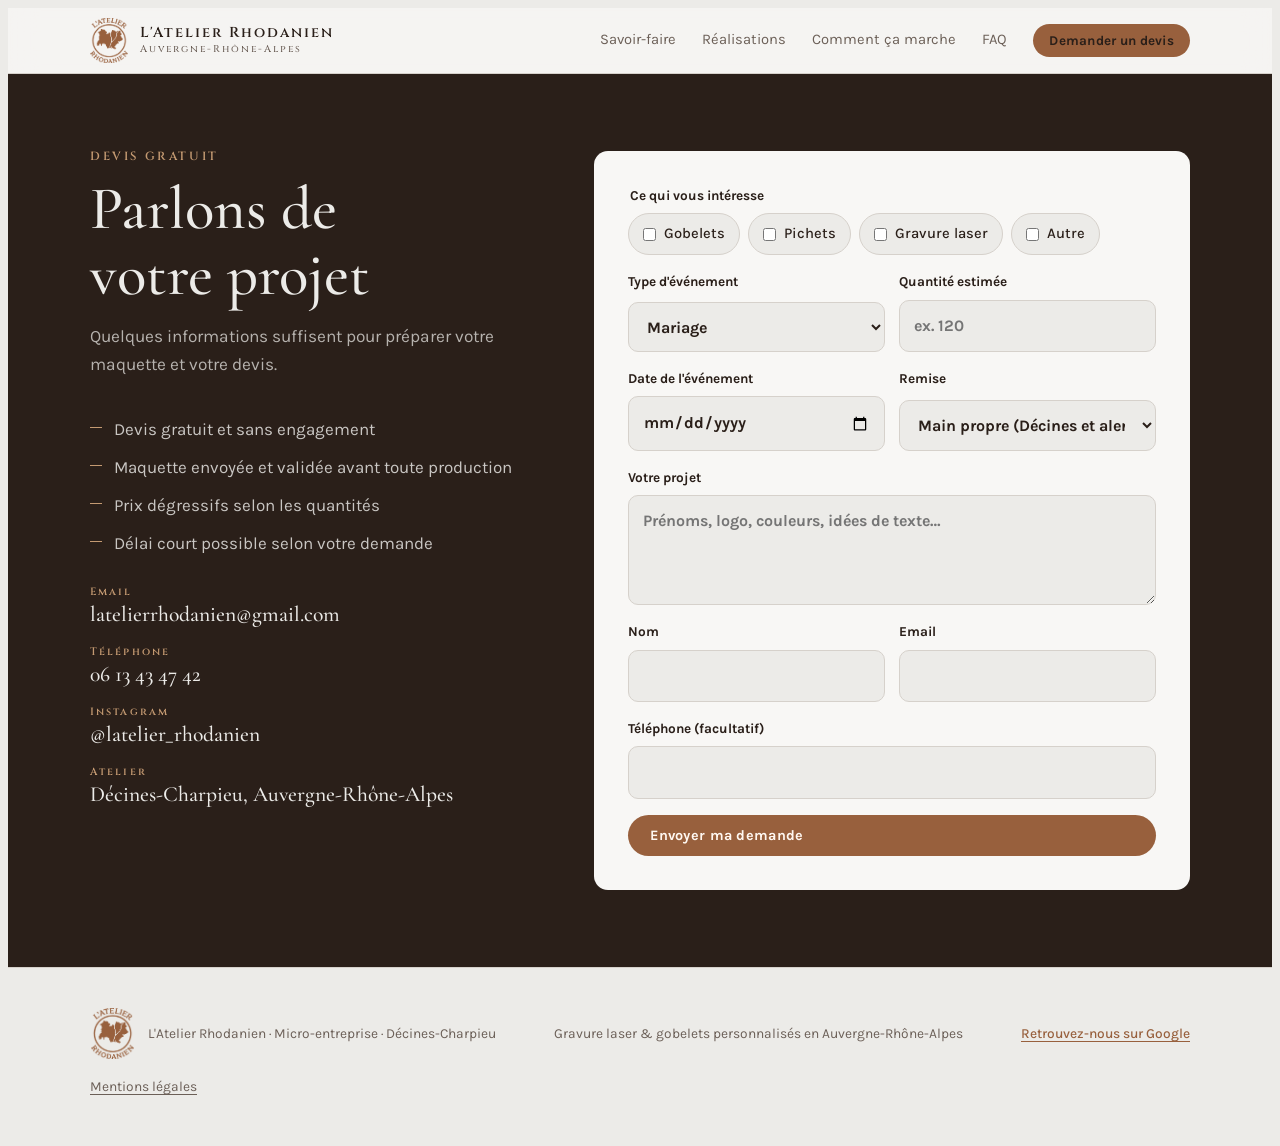
<file: devis.html>
<!doctype html>
<html lang="fr">
<head>
<meta charset="utf-8">
<meta name="viewport" content="width=device-width, initial-scale=1, viewport-fit=cover">
<title>Demander un devis · L'Atelier Rhodanien</title>
<meta name="description" content="Demandez un devis gratuit pour vos gobelets, pichets et créations gravées au laser personnalisés. Maquette validée avant production.">
<link rel="preconnect" href="https://fonts.googleapis.com">
<link rel="preconnect" href="https://fonts.gstatic.com" crossorigin>
<link rel="stylesheet" href="https://fonts.googleapis.com/css2?family=Cinzel:wght@500;600&family=Cormorant+Garamond:ital,wght@0,500;0,600;1,500&family=Karla:wght@400;500;700&display=swap">
<link rel="stylesheet" href="style.css">
<link rel="icon" href="img/logo.png">
</head>
<body>
<header class="top">
  <div class="wrap">
    <a class="brand" href="./" aria-label="L'Atelier Rhodanien, accueil">
      <i class="logo-mark" aria-hidden="true"></i>
      <span>L'Atelier Rhodanien<small>Auvergne-Rhône-Alpes</small></span>
    </a>
    <nav class="links" aria-label="Navigation principale">
      <a href="./#savoir-faire">Savoir-faire</a>
      <a href="realisations.html">Réalisations</a>
      <a href="./#etapes">Comment ça marche</a>
      <a href="./#faq">FAQ</a>
      <a class="btn sm" href="devis.html" aria-current="page">Demander un devis</a>
    </nav>
  </div>
</header>

<main>
  <section id="devis" class="devis page-devis">
    <div class="wrap devis-grid">
      <div>
        <div class="sec-head" style="margin-bottom:0">
          <p class="eyebrow">Devis gratuit</p>
          <h1 style="font-size:clamp(2.4rem,5.4vw,3.8rem)">Parlons de votre projet</h1>
          <p class="lead">Quelques informations suffisent pour préparer votre maquette et votre devis.</p>
          <ul class="reassure">
            <li>Devis gratuit et sans engagement</li>
            <li>Maquette envoyée et validée avant toute production</li>
            <li>Prix dégressifs selon les quantités</li>
            <li>Délai court possible selon votre demande</li>
          </ul>
        </div>
        <dl class="contact">
          <div><dt>Email</dt><dd><a href="mailto:latelierrhodanien@gmail.com">latelierrhodanien@gmail.com</a></dd></div>
          <div><dt>Téléphone</dt><dd><a href="tel:+33613434742">06 13 43 47 42</a></dd></div>
          <div><dt>Instagram</dt><dd><a href="https://www.instagram.com/latelier_rhodanien/" target="_blank" rel="noopener">@latelier_rhodanien</a></dd></div>
          <div><dt>Atelier</dt><dd>Décines-Charpieu, Auvergne-Rhône-Alpes</dd></div>
        </dl>
      </div>

      <form class="card" id="quote" novalidate>
        <fieldset>
          <legend>Ce qui vous intéresse</legend>
          <div class="opts">
            <label><input type="checkbox" id="p-gob" name="produit" value="Gobelets"> Gobelets</label>
            <label><input type="checkbox" id="p-pic" name="produit" value="Pichets"> Pichets</label>
            <label><input type="checkbox" id="p-grav" name="produit" value="Gravure laser"> Gravure laser</label>
            <label><input type="checkbox" id="p-aut" name="produit" value="Autre"> Autre</label>
          </div>
        </fieldset>
        <div class="row">
          <label for="f-event">Type d'événement
            <select id="f-event" name="event">
              <option>Mariage</option><option>Anniversaire</option><option>Entreprise / CE</option><option>Bar / restaurant</option><option>Association</option><option>Autre</option>
            </select></label>
          <label for="f-qty">Quantité estimée<input id="f-qty" name="qty" type="text" inputmode="numeric" placeholder="ex. 120"></label>
        </div>
        <div class="row">
          <label for="f-date">Date de l'événement<input id="f-date" name="date" type="date"></label>
          <label for="f-remise">Remise
            <select id="f-remise" name="remise"><option>Main propre (Décines et alentours)</option><option>Livraison en France</option><option>Je ne sais pas encore</option></select></label>
        </div>
        <label for="f-msg">Votre projet<textarea id="f-msg" name="msg" placeholder="Prénoms, logo, couleurs, idées de texte…"></textarea></label>
        <div class="row">
          <label for="f-name">Nom<input id="f-name" name="name" type="text" autocomplete="name" required></label>
          <label for="f-email">Email<input id="f-email" name="email" type="email" autocomplete="email" required></label>
        </div>
        <label for="f-tel">Téléphone (facultatif)<input id="f-tel" name="tel" type="tel" autocomplete="tel"></label>
        <input type="text" name="_honey" id="f-honey" tabindex="-1" autocomplete="off" aria-hidden="true" style="position:absolute;left:-9999px">
        <p class="note" id="f-err" role="alert" hidden></p>
        <button class="btn" type="submit" id="f-send">Envoyer ma demande</button>
        <div class="result" id="result" hidden>
          <p><strong>Merci, votre demande est bien envoyée.</strong> Je vous réponds rapidement avec une maquette et un devis.</p>
        </div>
      </form>
    </div>
  </section>
</main>

<footer>
  <div class="wrap">
    <div style="display:flex;align-items:center;gap:14px"><i class="logo-mark" aria-hidden="true"></i><span>L'Atelier Rhodanien · Micro-entreprise · Décines-Charpieu</span></div>
    <span>Gravure laser & gobelets personnalisés en Auvergne-Rhône-Alpes</span>
    <a class="gmb" href="https://www.google.com/search?q=L%27Atelier+Rhodanien&amp;stick=H4sIAAAAAAAA_-NgU1I1qDAxTzNJNjQ1SkpJNU4xM0uxMqhINkhNNTA2sbA0NTGwNEq2WMQq7KPuWJKak5lapBCUkZ-SmJeZmgcAHxUd8T8AAAA&amp;hl=fr" target="_blank" rel="noopener">Retrouvez-nous sur Google</a>
    <a class="legal-link" href="mentions-legales.html">Mentions légales</a>
  </div>
</footer>

<script>
(function(){
  var f=document.getElementById('quote'),res=document.getElementById('result'),err=document.getElementById('f-err'),btn=document.getElementById('f-send');
  var v=function(id){return document.getElementById(id).value.trim()};
  var fail=function(m){err.textContent=m;err.hidden=false};
  f.addEventListener('submit',function(e){
    e.preventDefault();
    if(v('f-honey'))return;
    if(!v('f-name')||!v('f-email')){fail('Indiquez votre nom et votre email pour que je puisse vous répondre.');return}
    if(!/^[^@\s]+@[^@\s]+\.[^@\s]+$/.test(v('f-email'))){fail('Cette adresse email semble incomplète. Vérifiez-la.');return}
    err.hidden=true;
    var prods=[].slice.call(f.querySelectorAll('input[name=produit]:checked')).map(function(i){return i.value}).join(', ')||'À préciser';
    var d=v('f-date');if(d){var p=d.split('-');d=p[2]+'/'+p[1]+'/'+p[0]}
    var data={
      'Nom':v('f-name'),
      'Email':v('f-email'),
      'Téléphone':v('f-tel')||'Non renseigné',
      'Produits':prods,
      'Événement':v('f-event'),
      'Quantité':v('f-qty')||'À préciser',
      "Date de l'événement":d||'À préciser',
      'Remise':v('f-remise'),
      'Projet':v('f-msg')||'—',
      '_subject':'Nouvelle demande de devis · '+v('f-event')+' · '+v('f-name'),
      '_replyto':v('f-email'),
      '_template':'table',
      '_captcha':'false'
    };
    btn.disabled=true;btn.textContent='Envoi en cours…';
    fetch('https://formsubmit.co/ajax/latelierrhodanien@gmail.com',{
      method:'POST',
      headers:{'Content-Type':'application/json','Accept':'application/json'},
      body:JSON.stringify(data)
    }).then(function(r){return r.json().then(function(j){return {ok:r.ok,j:j}})})
    .then(function(x){
      if(x.ok&&String(x.j.success)==='true'){
        [].slice.call(f.children).forEach(function(c){if(c!==res)c.hidden=true});
        res.hidden=false;res.scrollIntoView({behavior:'smooth',block:'nearest'});
      }else if(/activat/i.test(String(x.j.message||''))){
        btn.disabled=false;btn.textContent='Envoyer ma demande';
        fail("Le formulaire n'est pas encore activé : un email d'activation de FormSubmit vient d'être envoyé à latelierrhodanien@gmail.com. Cliquez sur « Activate Form », puis renvoyez la demande.");
      }else{throw new Error()}
    }).catch(function(){
      btn.disabled=false;btn.textContent='Envoyer ma demande';
      fail("L'envoi n'a pas abouti. Réessayez dans un instant, ou écrivez-moi directement à latelierrhodanien@gmail.com.");
    });
  });
})();
</script>
<script src="effects.js" defer></script>
</body>
</html>
</file>
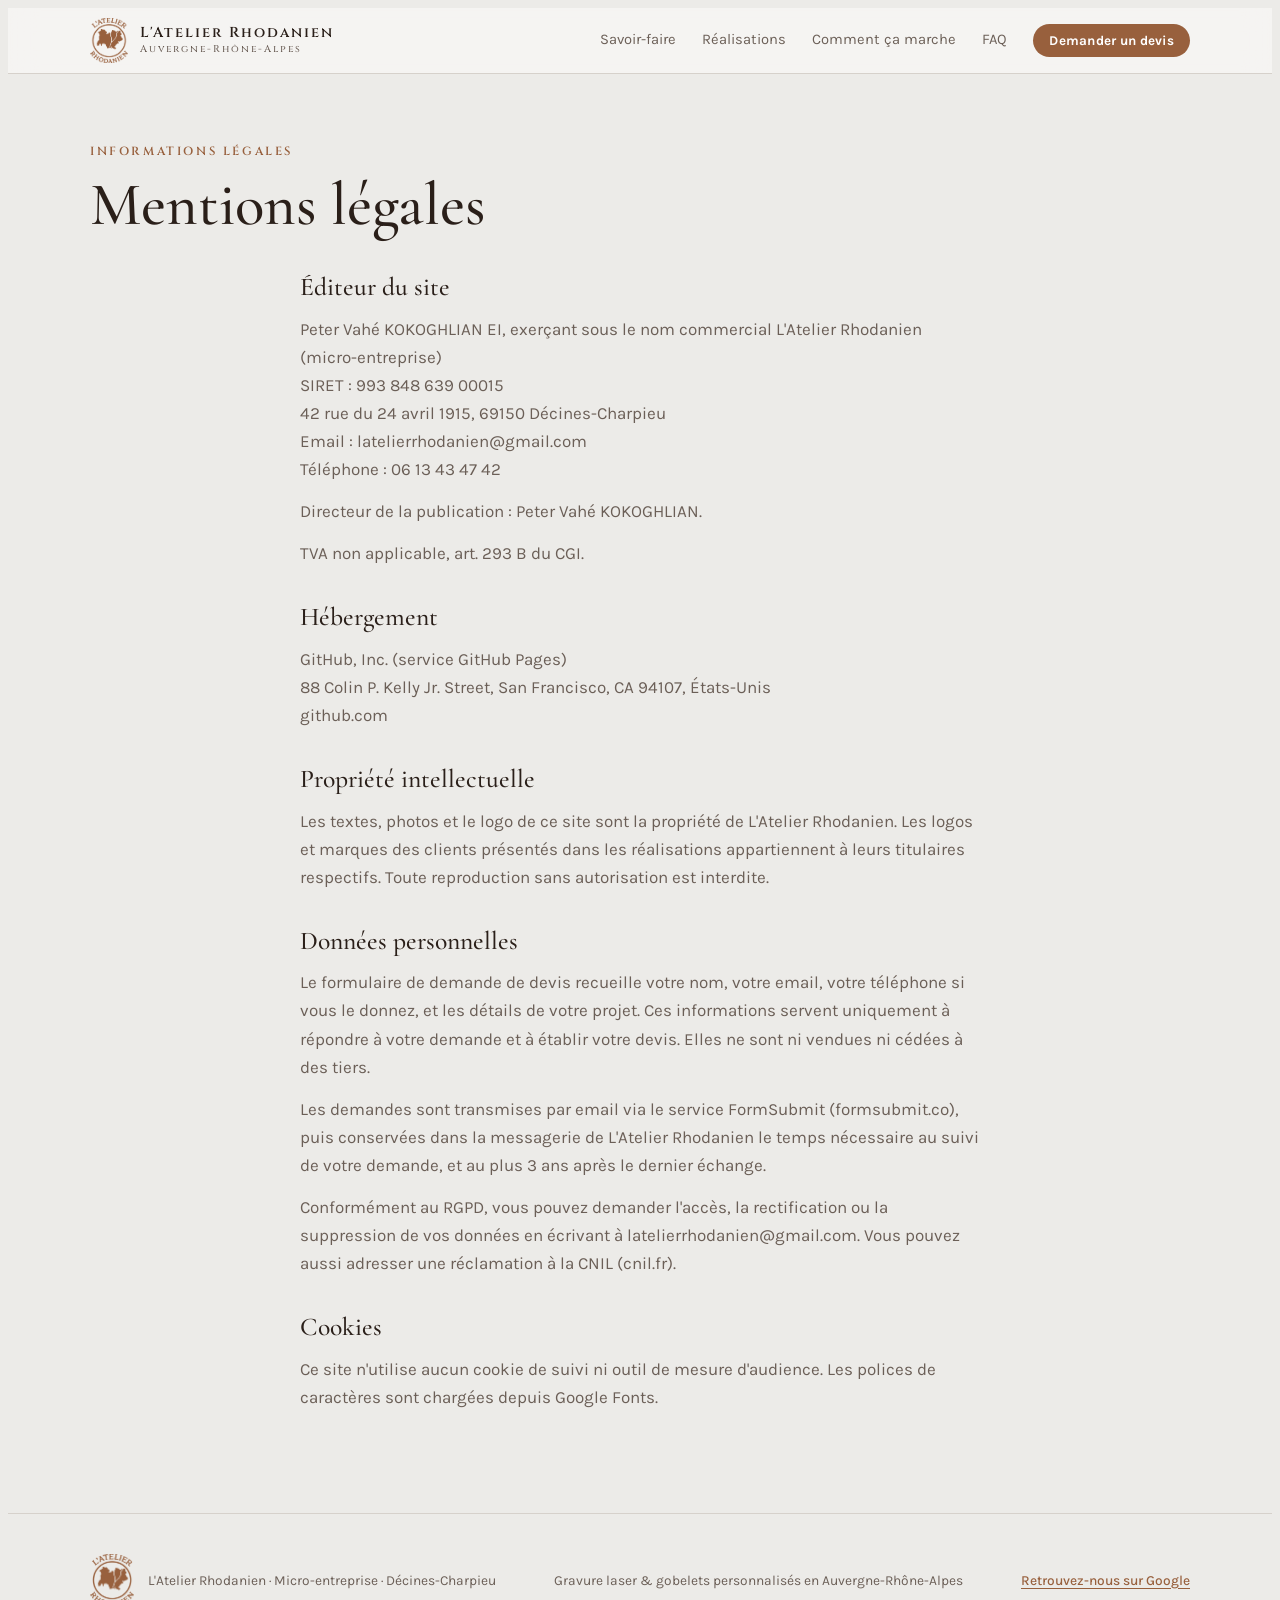
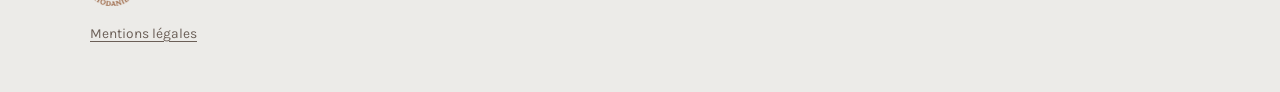
<file: mentions-legales.html>
<!doctype html>
<html lang="fr">
<head>
<meta charset="utf-8">
<meta name="viewport" content="width=device-width, initial-scale=1, viewport-fit=cover">
<title>Mentions légales · L'Atelier Rhodanien</title>
<meta name="description" content="Mentions légales et politique de données personnelles du site de L'Atelier Rhodanien.">
<meta name="robots" content="noindex">
<link rel="preconnect" href="https://fonts.googleapis.com">
<link rel="preconnect" href="https://fonts.gstatic.com" crossorigin>
<link rel="stylesheet" href="https://fonts.googleapis.com/css2?family=Cinzel:wght@500;600&family=Cormorant+Garamond:ital,wght@0,500;0,600;1,500&family=Karla:wght@400;500;700&display=swap">
<link rel="stylesheet" href="style.css">
<link rel="icon" href="img/logo.png">
</head>
<body>
<header class="top">
  <div class="wrap">
    <a class="brand" href="./" aria-label="L'Atelier Rhodanien, accueil">
      <i class="logo-mark" aria-hidden="true"></i>
      <span>L'Atelier Rhodanien<small>Auvergne-Rhône-Alpes</small></span>
    </a>
    <nav class="links" aria-label="Navigation principale">
      <a href="./#savoir-faire">Savoir-faire</a>
      <a href="realisations.html">Réalisations</a>
      <a href="./#etapes">Comment ça marche</a>
      <a href="./#faq">FAQ</a>
      <a class="btn sm" href="devis.html">Demander un devis</a>
    </nav>
  </div>
</header>
<main>
  <section class="page-intro">
    <div class="wrap sec-head" style="margin-bottom:0">
      <p class="eyebrow">Informations légales</p>
      <h1>Mentions légales</h1>
    </div>
  </section>
  <section style="padding-top:0">
    <div class="wrap legal">
      <h2>Éditeur du site</h2>
      <p>Peter Vahé KOKOGHLIAN EI, exerçant sous le nom commercial L'Atelier Rhodanien (micro-entreprise)<br>
      SIRET : 993 848 639 00015<br>
      42 rue du 24 avril 1915, 69150 Décines-Charpieu<br>
      Email : latelierrhodanien@gmail.com<br>
      Téléphone : 06 13 43 47 42</p>
      <p>Directeur de la publication : Peter Vahé KOKOGHLIAN.</p>
      <p>TVA non applicable, art. 293 B du CGI.</p>

      <h2>Hébergement</h2>
      <p>GitHub, Inc. (service GitHub Pages)<br>
      88 Colin P. Kelly Jr. Street, San Francisco, CA 94107, États-Unis<br>
      github.com</p>

      <h2>Propriété intellectuelle</h2>
      <p>Les textes, photos et le logo de ce site sont la propriété de L'Atelier Rhodanien. Les logos et marques des clients présentés dans les réalisations appartiennent à leurs titulaires respectifs. Toute reproduction sans autorisation est interdite.</p>

      <h2>Données personnelles</h2>
      <p>Le formulaire de demande de devis recueille votre nom, votre email, votre téléphone si vous le donnez, et les détails de votre projet. Ces informations servent uniquement à répondre à votre demande et à établir votre devis. Elles ne sont ni vendues ni cédées à des tiers.</p>
      <p>Les demandes sont transmises par email via le service FormSubmit (formsubmit.co), puis conservées dans la messagerie de L'Atelier Rhodanien le temps nécessaire au suivi de votre demande, et au plus 3 ans après le dernier échange.</p>
      <p>Conformément au RGPD, vous pouvez demander l'accès, la rectification ou la suppression de vos données en écrivant à latelierrhodanien@gmail.com. Vous pouvez aussi adresser une réclamation à la CNIL (cnil.fr).</p>

      <h2>Cookies</h2>
      <p>Ce site n'utilise aucun cookie de suivi ni outil de mesure d'audience. Les polices de caractères sont chargées depuis Google Fonts.</p>
    </div>
  </section>
</main>

<footer>
  <div class="wrap">
    <div style="display:flex;align-items:center;gap:14px"><i class="logo-mark" aria-hidden="true"></i><span>L'Atelier Rhodanien · Micro-entreprise · Décines-Charpieu</span></div>
    <span>Gravure laser & gobelets personnalisés en Auvergne-Rhône-Alpes</span>
    <a class="gmb" href="https://www.google.com/search?q=L%27Atelier+Rhodanien&amp;stick=H4sIAAAAAAAA_-NgU1I1qDAxTzNJNjQ1SkpJNU4xM0uxMqhINkhNNTA2sbA0NTGwNEq2WMQq7KPuWJKak5lapBCUkZ-SmJeZmgcAHxUd8T8AAAA&amp;hl=fr" target="_blank" rel="noopener">Retrouvez-nous sur Google</a>
    <a class="legal-link" href="mentions-legales.html">Mentions légales</a>
  </div>
</footer>
<script src="effects.js" defer></script>
</body>
</html>
</file>
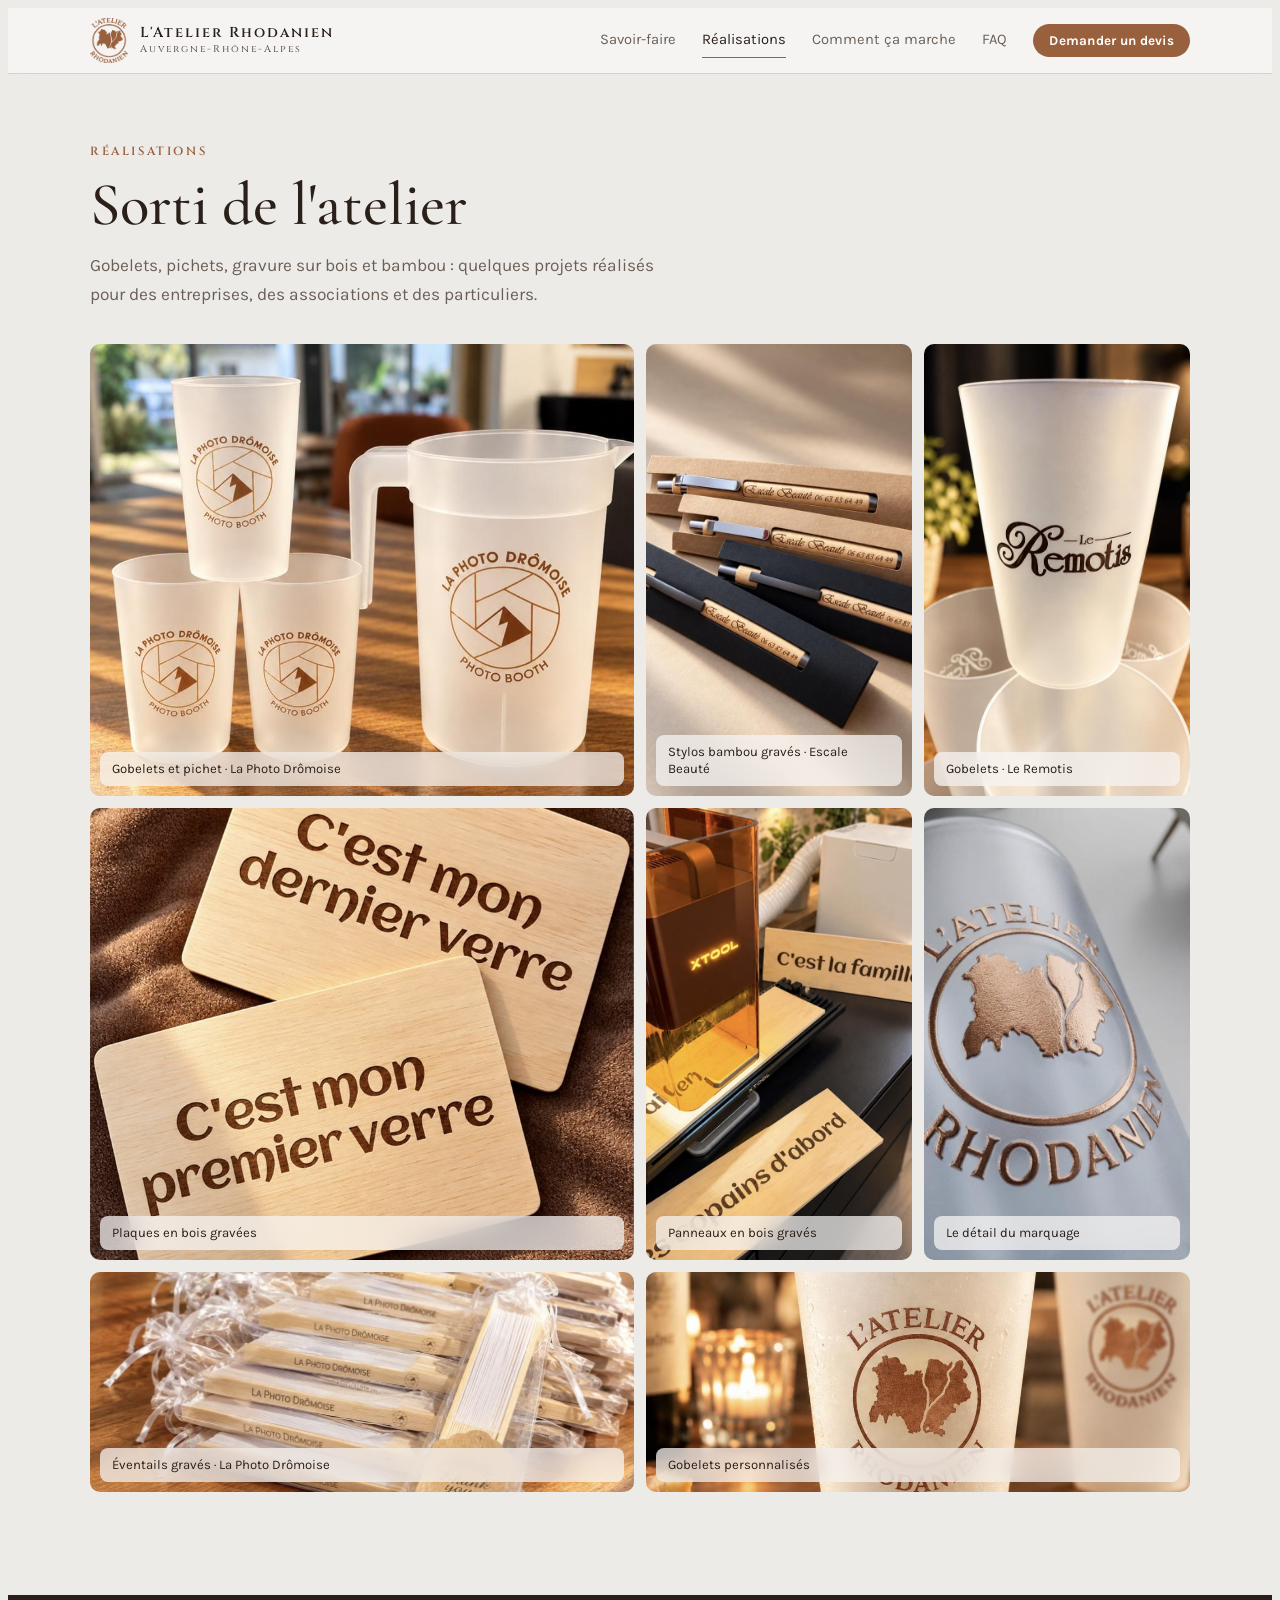
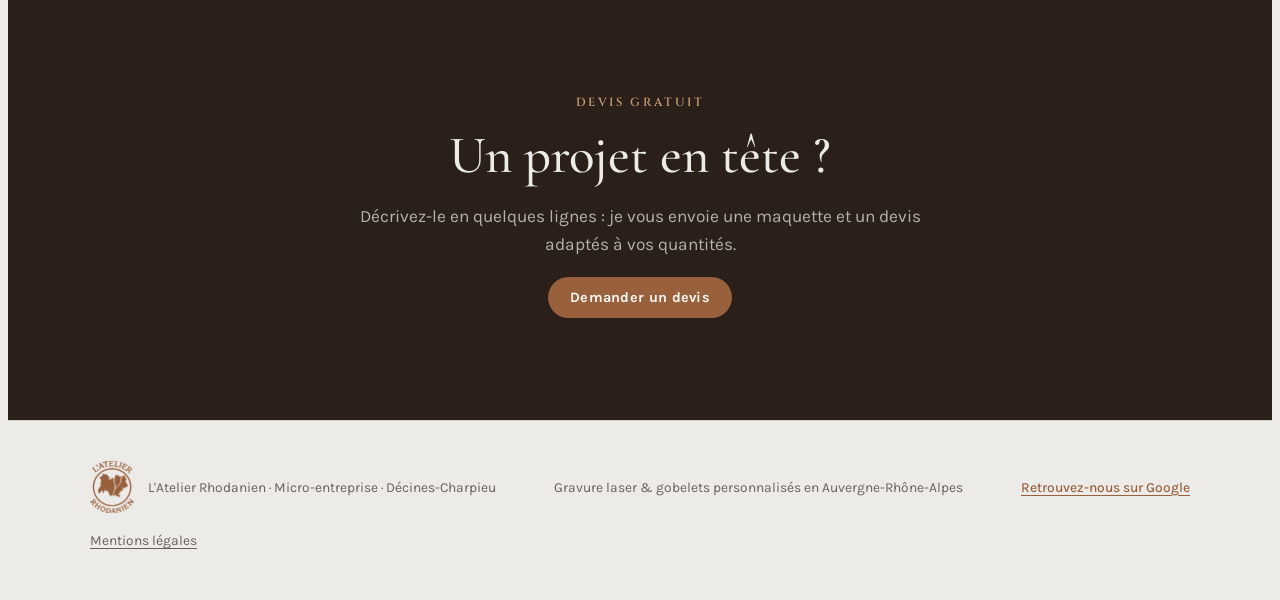
<file: realisations.html>
<!doctype html>
<html lang="fr">
<head>
<meta charset="utf-8">
<meta name="viewport" content="width=device-width, initial-scale=1, viewport-fit=cover">
<title>Réalisations · L'Atelier Rhodanien</title>
<meta name="description" content="Gobelets, pichets et créations gravées au laser réalisés par L'Atelier Rhodanien en Auvergne-Rhône-Alpes.">
<link rel="preconnect" href="https://fonts.googleapis.com">
<link rel="preconnect" href="https://fonts.gstatic.com" crossorigin>
<link rel="stylesheet" href="https://fonts.googleapis.com/css2?family=Cinzel:wght@500;600&family=Cormorant+Garamond:ital,wght@0,500;0,600;1,500&family=Karla:wght@400;500;700&display=swap">
<link rel="stylesheet" href="style.css">
<link rel="icon" href="img/logo.png">
</head>
<body>
<header class="top">
  <div class="wrap">
    <a class="brand" href="./" aria-label="L'Atelier Rhodanien, accueil">
      <i class="logo-mark" aria-hidden="true"></i>
      <span>L'Atelier Rhodanien<small>Auvergne-Rhône-Alpes</small></span>
    </a>
    <nav class="links" aria-label="Navigation principale">
      <a href="./#savoir-faire">Savoir-faire</a>
      <a href="realisations.html" aria-current="page">Réalisations</a>
      <a href="./#etapes">Comment ça marche</a>
      <a href="./#faq">FAQ</a>
      <a class="btn sm" href="devis.html">Demander un devis</a>
    </nav>
  </div>
</header>

<main>
  <section class="page-intro">
    <div class="wrap sec-head" style="margin-bottom:0">
      <p class="eyebrow">Réalisations</p>
      <h1>Sorti de l'atelier</h1>
      <p class="lead">Gobelets, pichets, gravure sur bois et bambou : quelques projets réalisés pour des entreprises, des associations et des particuliers.</p>
    </div>
  </section>
  <section style="padding-top:0">
    <div class="wrap">
      <div class="gallery">
        <figure class="g1"><img src="img/pdset.jpg" alt="Trois gobelets et un pichet marqués au logo de La Photo Drômoise sur une table en bois"><figcaption>Gobelets et pichet · La Photo Drômoise</figcaption></figure>
        <figure class="g2"><img src="img/escale.jpg" alt="Stylos en bambou gravés Escale Beauté dans leurs étuis kraft et noirs"><figcaption>Stylos bambou gravés · Escale Beauté</figcaption></figure>
        <figure class="g2"><img src="img/remclose.jpg" alt="Gros plan d'un gobelet marqué Le Remotis"><figcaption>Gobelets · Le Remotis</figcaption></figure>
        <figure class="g1"><img src="img/plaques.jpg" alt="Deux plaques en bois gravées « C'est mon premier verre » et « C'est mon dernier verre »"><figcaption>Plaques en bois gravées</figcaption></figure>
        <figure class="g2"><img src="img/laser.jpg" alt="Panneaux en bois gravés de messages" style="object-position:70% 40%"><figcaption>Panneaux en bois gravés</figcaption></figure>
        <figure class="g2"><img src="img/closeup.jpg" alt="Détail du marquage cuivré sur un gobelet"><figcaption>Le détail du marquage</figcaption></figure>
        <figure class="g5"><img src="img/pdfans.jpg" alt="Éventails en bambou gravés La Photo Drômoise, emballés en organza"><figcaption>Éventails gravés · La Photo Drômoise</figcaption></figure>
        <figure class="g5"><img src="img/cup.jpg" alt="Gobelet au logo de l'atelier sur une table en bois" style="object-position:50% 40%"><figcaption>Gobelets personnalisés</figcaption></figure>
      </div>
    </div>
  </section>
  <section class="devis cta-band">
    <div class="wrap">
      <p class="eyebrow">Devis gratuit</p>
      <h2>Un projet en tête ?</h2>
      <p class="lead">Décrivez-le en quelques lignes : je vous envoie une maquette et un devis adaptés à vos quantités.</p>
      <a class="btn" href="devis.html">Demander un devis</a>
    </div>
  </section>
</main>

<footer>
  <div class="wrap">
    <div style="display:flex;align-items:center;gap:14px"><i class="logo-mark" aria-hidden="true"></i><span>L'Atelier Rhodanien · Micro-entreprise · Décines-Charpieu</span></div>
    <span>Gravure laser & gobelets personnalisés en Auvergne-Rhône-Alpes</span>
    <a class="gmb" href="https://www.google.com/search?q=L%27Atelier+Rhodanien&amp;stick=H4sIAAAAAAAA_-NgU1I1qDAxTzNJNjQ1SkpJNU4xM0uxMqhINkhNNTA2sbA0NTGwNEq2WMQq7KPuWJKak5lapBCUkZ-SmJeZmgcAHxUd8T8AAAA&amp;hl=fr" target="_blank" rel="noopener">Retrouvez-nous sur Google</a>
    <a class="legal-link" href="mentions-legales.html">Mentions légales</a>
  </div>
</footer>
<script src="effects.js" defer></script>
</body>
</html>
</file>
<file: style.css>
[hidden]{display:none!important}
/* Layout: "givré & cuivre" — frosted-glass panels over warm workshop photos, copper as the single accent, Cinzel caps echoing the logo */
:root{
  --bg:#ECEBE8; --surface:#F8F7F5; --frost:rgba(248,247,245,.72);
  --ink:#2A1F19; --muted:#6B5F57; --line:#D6D1CB;
  --copper:#98603D; --copper-ink:#FFF8F2; --wood:#C49A72;
  --display:"Cormorant Garamond",Georgia,"Times New Roman",serif;
  --caps:"Cinzel","Trajan Pro",Georgia,serif;
  --body:"Karla",system-ui,-apple-system,"Segoe UI",sans-serif;
  --wrap:1180px; --r:14px;
}
@media (prefers-color-scheme:dark){:root:not([data-theme="light"]){
  --bg:#161210; --surface:#211A16; --frost:rgba(33,26,22,.74);
  --ink:#EFE7E0; --muted:#AA9C90; --line:#3A302A;
  --copper:#D39A6E; --copper-ink:#1B1310; --wood:#B58C66; color-scheme:dark}}
:root[data-theme="dark"]{
  --bg:#161210; --surface:#211A16; --frost:rgba(33,26,22,.74);
  --ink:#EFE7E0; --muted:#AA9C90; --line:#3A302A;
  --copper:#D39A6E; --copper-ink:#1B1310; --wood:#B58C66; color-scheme:dark}

*{box-sizing:border-box}
html{scroll-behavior:smooth}
body{background:var(--bg);color:var(--ink);font:400 17px/1.65 var(--body);-webkit-font-smoothing:antialiased}
img{display:block;max-width:100%}
a{color:inherit}
:focus-visible{outline:2px solid var(--copper);outline-offset:3px;border-radius:4px}
.wrap{max-width:var(--wrap);margin:0 auto;padding-inline:clamp(16px,4vw,40px)}
h1,h2,h3{font-family:var(--display);font-weight:500;line-height:1.08;margin:0;text-wrap:balance}
h2{font-size:clamp(2.1rem,4.6vw,3.3rem)}
h3{font-size:1.7rem}
p{margin:0}
.eyebrow{font:600 .74rem/1 var(--caps);letter-spacing:.22em;text-transform:uppercase;color:var(--copper)}
.lead{color:var(--muted);max-width:60ch;font-size:1.08rem}
.logo-mark{display:inline-block;background:var(--copper);-webkit-mask:url(img/logo.png) center/contain no-repeat;mask:url(img/logo.png) center/contain no-repeat;aspect-ratio:357/420}

/* header */
header.top{position:sticky;top:env(safe-area-inset-top,0px);z-index:20;background:var(--frost);backdrop-filter:blur(14px) saturate(1.1);-webkit-backdrop-filter:blur(14px) saturate(1.1);border-bottom:1px solid var(--line)}
.top .wrap{display:flex;align-items:center;justify-content:space-between;gap:16px;padding-block:10px}
.brand{display:flex;align-items:center;gap:12px;text-decoration:none}
.brand .logo-mark{width:38px}
.brand span{font:600 .9rem/1.15 var(--caps);letter-spacing:.14em}
.brand small{display:block;font:500 .62rem var(--caps);letter-spacing:.2em;color:var(--muted)}
nav.links{display:flex;gap:26px;align-items:center}
nav.links a{text-decoration:none;font-size:.92rem;color:var(--muted)}
nav.links a:hover{color:var(--ink)}
nav.links a.btn,nav.links a.btn:hover{color:#FFFFFF;background:#98603D}
.btn{display:inline-flex;align-items:center;gap:8px;padding:12px 22px;border-radius:999px;background:var(--copper);color:var(--copper-ink);text-decoration:none;font:700 .9rem var(--body);letter-spacing:.02em;border:0;cursor:pointer;transition:transform .2s,box-shadow .2s}
.btn:hover{transform:translateY(-1px);box-shadow:0 8px 22px -10px var(--copper)}
.btn.ghost{background:transparent;color:var(--ink);border:1px solid var(--line)}
.btn.sm{padding:9px 16px;font-size:.84rem}
@media (max-width:820px){nav.links a:not(.btn){display:none}}

/* hero */
.hero{padding-block:clamp(28px,5vw,64px) clamp(48px,7vw,96px)}
.hero-grid{display:grid;grid-template-columns:1.05fr .95fr;gap:clamp(28px,5vw,64px);align-items:center}
.hero-copy{display:grid;gap:22px;min-width:0}
.hero h1{font-size:clamp(2.7rem,6.6vw,5.2rem);letter-spacing:-.01em}
.hero h1 em{color:var(--copper);font-style:italic}
.hero .cta{display:flex;flex-wrap:wrap;gap:12px;margin-top:6px}
.facts{display:flex;flex-wrap:wrap;gap:10px 22px;padding-top:14px;border-top:1px solid var(--line);color:var(--muted);font-size:.9rem}
.facts b{color:var(--ink);font-weight:700}
.hero-visual{position:relative;min-width:0}
.hero-visual .photo{border-radius:220px 220px var(--r) var(--r);overflow:hidden;aspect-ratio:4/5;box-shadow:0 30px 60px -30px rgba(42,31,25,.45)}
.hero-visual .photo img{width:100%;height:100%;object-fit:cover}
.hero-visual .photo{width:84%}
.photo2{position:absolute;right:0;top:46%;width:42%;aspect-ratio:1;border-radius:var(--r);overflow:hidden;border:6px solid var(--bg);box-shadow:0 24px 44px -22px rgba(42,31,25,.5)}
.photo2 img{width:100%;height:100%;object-fit:cover}
.frost-tag{position:absolute;left:-28px;bottom:36px;max-width:250px;padding:16px 18px;border-radius:var(--r);background:var(--frost);backdrop-filter:blur(16px);-webkit-backdrop-filter:blur(16px);border:1px solid rgba(255,255,255,.35);font-size:.88rem;line-height:1.45}
.frost-tag strong{display:block;font:600 .7rem var(--caps);letter-spacing:.18em;color:var(--copper);margin-bottom:4px}
@media (max-width:860px){.hero-grid{grid-template-columns:1fr}.hero-visual{order:-1;max-width:460px;width:100%;margin-inline:auto}.frost-tag{left:12px;bottom:14px}}

/* savoir-faire */
section{padding-block:clamp(56px,8vw,104px)}
.sec-head{display:grid;gap:14px;margin-bottom:clamp(28px,4vw,48px)}
.lines{display:grid;grid-template-columns:1fr 1fr;gap:clamp(16px,2.5vw,28px)}
.line{background:var(--surface);border-radius:var(--r);overflow:hidden;display:grid;grid-template-rows:auto 1fr;border:1px solid var(--line)}
.line .img{aspect-ratio:16/11;overflow:hidden}
.line .img img{width:100%;height:100%;object-fit:cover;transition:transform .8s ease}
.line:hover .img img{transform:scale(1.03)}
.line .body{padding:clamp(20px,3vw,32px);display:grid;gap:14px;align-content:start}
.line ul{list-style:none;padding:0;margin:4px 0 0;display:grid;gap:8px;color:var(--muted)}
.line li{padding-left:22px;position:relative}
.line li::before{content:"";position:absolute;left:0;top:.72em;width:10px;height:1px;background:var(--copper)}
.chip{justify-self:start;font:600 .66rem var(--caps);letter-spacing:.18em;padding:6px 10px;border:1px solid var(--copper);color:var(--copper);border-radius:999px}
@media (max-width:760px){.lines{grid-template-columns:1fr}}

/* occasions band */
.band{background:var(--ink);color:var(--bg);padding-block:28px}
.band .wrap{display:flex;flex-wrap:wrap;gap:12px 36px;justify-content:center;font:500 1.35rem var(--display);font-style:italic}
.band span::after{content:"·";margin-left:36px;color:var(--wood);font-style:normal}
.band span:last-child::after{content:none}

/* gallery */
.gallery{display:grid;grid-template-columns:repeat(4,1fr);grid-auto-rows:220px;gap:12px}
.gallery figure{margin:0;position:relative;border-radius:10px;overflow:hidden;background:var(--surface)}
.gallery img{width:100%;height:100%;object-fit:cover}
.gallery figcaption{position:absolute;left:10px;right:10px;bottom:10px;padding:8px 12px;border-radius:8px;background:var(--frost);backdrop-filter:blur(12px);-webkit-backdrop-filter:blur(12px);font-size:.82rem;line-height:1.35}
.g1{grid-column:span 2;grid-row:span 2}.g2{grid-row:span 2}.g5{grid-column:span 2}
@media (max-width:860px){.gallery{grid-template-columns:1fr 1fr;grid-auto-rows:190px}.g1{grid-column:span 2}.g2{grid-row:span 2}.g5{grid-column:span 2}}

/* steps */
.steps-sec{background:var(--surface);border-block:1px solid var(--line)}
.steps{list-style:none;margin:0;padding:0;display:grid;grid-template-columns:repeat(4,1fr);gap:clamp(18px,2.5vw,32px);counter-reset:s}
.steps li{display:grid;gap:10px;align-content:start;padding-top:18px;border-top:1px solid var(--copper);counter-increment:s}
.steps li::before{content:counter(s,upper-roman);font:600 .9rem var(--caps);color:var(--copper);letter-spacing:.1em}
.steps p{color:var(--muted);font-size:.96rem}
.keyinfo{margin-top:clamp(36px,5vw,56px);display:grid;grid-template-columns:repeat(3,1fr);gap:1px;background:var(--line);border:1px solid var(--line);border-radius:var(--r);overflow:hidden}
.keyinfo div{background:var(--bg);padding:22px 24px;display:grid;gap:6px;align-content:start}
.keyinfo dt{font:600 .68rem var(--caps);letter-spacing:.18em;color:var(--muted)}
.keyinfo dd{margin:0;font:500 1.55rem/1.2 var(--display)}
.keyinfo dd small{display:block;font:400 .88rem/1.45 var(--body);color:var(--muted);margin-top:4px}
@media (max-width:860px){.steps{grid-template-columns:1fr 1fr}.keyinfo{grid-template-columns:1fr}}
@media (max-width:480px){.steps{grid-template-columns:1fr}}

/* reviews */
.reviews{display:grid;grid-template-columns:repeat(3,1fr);gap:16px}
.review{border:1px dashed var(--line);border-radius:var(--r);padding:26px;display:grid;gap:14px;align-content:start;background:var(--surface)}
.review .stars{color:var(--copper);letter-spacing:.2em}
.review q{font:italic 500 1.3rem/1.35 var(--display);color:var(--muted);quotes:"« " " »"}
.review cite{font:normal 600 .7rem var(--caps);letter-spacing:.16em;color:var(--muted)}
@media (max-width:860px){.reviews{grid-template-columns:1fr}}

/* faq */
.faq-grid{display:grid;grid-template-columns:.8fr 1.2fr;gap:clamp(28px,5vw,64px);align-items:start}
.faq-grid > *{min-width:0}
details{border-bottom:1px solid var(--line);padding-block:4px}
summary{cursor:pointer;list-style:none;display:flex;justify-content:space-between;gap:16px;padding-block:16px;font:500 1.3rem/1.3 var(--display)}
summary::-webkit-details-marker{display:none}
summary::after{content:"+";color:var(--copper);font:400 1.6rem/1 var(--body);transition:transform .25s}
details[open] summary::after{transform:rotate(45deg)}
details p{color:var(--muted);padding-bottom:18px;max-width:62ch}
@media (max-width:860px){.faq-grid{grid-template-columns:1fr}}

/* devis */
.devis{background:var(--ink);color:var(--bg)}
.devis .eyebrow{color:var(--wood)}
.devis-grid{display:grid;grid-template-columns:.85fr 1.15fr;gap:clamp(28px,5vw,64px);align-items:start}
.devis-grid > *{min-width:0}
.devis .lead{color:color-mix(in srgb,var(--bg) 72%,var(--ink))}
.contact{display:grid;gap:18px;margin-top:28px}
.contact div{display:grid;gap:2px}
.contact dt{font:600 .66rem var(--caps);letter-spacing:.2em;color:var(--wood)}
.contact dd{margin:0;font:500 1.35rem var(--display);user-select:all;word-break:break-word}
.contact dd a{text-decoration:none}
form.card{background:var(--surface);color:var(--ink);border-radius:var(--r);padding:clamp(20px,3vw,34px);display:grid;gap:16px}
.row{display:grid;grid-template-columns:1fr 1fr;gap:14px}
@media (max-width:560px){.row{grid-template-columns:1fr}}
label{display:grid;gap:6px;font-size:.85rem;font-weight:700}
input,select,textarea{font:inherit;font-size:1rem;color:var(--ink);background:var(--bg);border:1px solid var(--line);border-radius:10px;padding:12px 14px;width:100%;min-width:0}
textarea{min-height:110px;resize:vertical}
input:focus,select:focus,textarea:focus{outline:none;border-color:var(--copper);box-shadow:0 0 0 3px color-mix(in srgb,var(--copper) 22%,transparent)}
fieldset{border:0;padding:0;margin:0;display:grid;gap:8px}
legend{font-size:.85rem;font-weight:700;margin-bottom:6px}
.opts{display:flex;flex-wrap:wrap;gap:8px}
.opts label{display:inline-flex;align-items:center;gap:8px;font-weight:500;font-size:.92rem;padding:8px 14px;border:1px solid var(--line);border-radius:999px;cursor:pointer;background:var(--bg)}
.opts input{width:auto;accent-color:var(--copper);margin:0}
.opts label:has(input:checked){border-color:var(--copper);color:var(--copper)}
.note{font-size:.82rem;color:var(--muted)}
.result{display:grid;gap:12px;padding:18px;border-radius:10px;background:var(--bg);border:1px solid var(--copper)}
.result pre{white-space:pre-wrap;font:400 .9rem/1.5 var(--body);margin:0;max-height:240px;overflow:auto}
.result .acts{display:flex;flex-wrap:wrap;gap:10px}
@media (max-width:860px){.devis-grid{grid-template-columns:1fr}}

footer{padding-block:40px;border-top:1px solid var(--line);color:var(--muted);font-size:.86rem}
footer .wrap{display:flex;flex-wrap:wrap;justify-content:space-between;gap:16px;align-items:center}
footer .logo-mark{width:44px}
footer .gmb{color:var(--copper);font-weight:500;text-decoration:underline;text-underline-offset:3px}
footer .gmb:hover{color:var(--ink)}

@media (prefers-reduced-motion:reduce){*{transition:none!important;scroll-behavior:auto!important}}

/* pages */
.page-devis{padding-block:clamp(40px,6vw,80px)}
.reassure{list-style:none;padding:0;margin:22px 0 0;display:grid;gap:10px}
.reassure li{padding-left:24px;position:relative;color:color-mix(in srgb,var(--bg) 82%,var(--ink))}
.reassure li::before{content:"";position:absolute;left:0;top:.7em;width:12px;height:1px;background:var(--wood)}
.cta-band{text-align:center}
.cta-band .wrap{display:grid;gap:18px;justify-items:center}
.cta-band .lead{margin-inline:auto}
nav.links a[aria-current="page"]{color:var(--ink)}
.teaser{display:grid;grid-template-columns:repeat(3,1fr);gap:12px}
.teaser a{display:block;aspect-ratio:3/4;border-radius:10px;overflow:hidden}
.teaser img{width:100%;height:100%;object-fit:cover;transition:transform .6s ease}
.teaser a:hover img{transform:scale(1.04)}
.page-intro{padding-block:clamp(40px,6vw,72px) clamp(24px,3vw,36px)}
.page-intro h1{font-size:clamp(2.4rem,5.4vw,3.8rem)}

.btn:disabled{opacity:.6;cursor:wait;transform:none;box-shadow:none}
#f-err{color:var(--copper);font-weight:700}

/* ===== Effets visuels ===== */
:root{--ease:cubic-bezier(.2,.7,.2,1)}
/* menu : ombre au défilement, soulignement cuivré */
header.top{transition:box-shadow .3s var(--ease)}
header.top.scrolled{box-shadow:0 10px 30px -18px rgba(42,31,25,.35)}
nav.links a:not(.btn){position:relative}
nav.links a:not(.btn)::after{content:"";position:absolute;left:0;right:0;bottom:-6px;height:1px;background:var(--copper);transform:scaleX(0);transform-origin:left;transition:transform .35s var(--ease)}
nav.links a:not(.btn):hover::after,nav.links a[aria-current="page"]::after{transform:scaleX(1)}
.brand .logo-mark{transition:transform .6s var(--ease)}
.brand:hover .logo-mark{transform:rotate(-8deg) scale(1.06)}
/* boutons : reflet lumineux au survol */
.btn{position:relative;overflow:hidden}
.btn::before{content:"";position:absolute;top:0;bottom:0;left:-60%;width:40%;background:linear-gradient(100deg,transparent,rgba(255,255,255,.35),transparent);transform:skewX(-20deg);transition:left .7s var(--ease);pointer-events:none}
.btn:hover::before{left:130%}
.btn.ghost:hover{border-color:var(--copper);color:var(--copper)}
/* ouverture : léger relief qui suit la souris */
.hero-visual .photo,.hero-visual .photo2{transition:transform .5s var(--ease)}
.hero-visual .photo{transform:translate(calc(var(--px,0px) * -1),calc(var(--py,0px) * -1))}
.hero-visual .photo2{transform:translate(var(--px,0px),var(--py,0px))}
.frost-tag{transition:transform .4s var(--ease),box-shadow .4s var(--ease)}
.frost-tag:hover{transform:translateY(-3px);box-shadow:0 18px 36px -20px rgba(42,31,25,.45)}
/* cartes savoir-faire */
.line{transition:transform .45s var(--ease),box-shadow .45s var(--ease),border-color .45s}
.line:hover{transform:translateY(-6px);box-shadow:0 26px 50px -30px rgba(42,31,25,.5);border-color:color-mix(in srgb,var(--copper) 45%,var(--line))}
.line li::before{transition:width .35s var(--ease)}
.line:hover li::before{width:16px}
/* galerie : zoom et légende qui se révèle */
.gallery figure img{transition:transform .9s var(--ease),filter .6s}
.gallery figure:hover img{transform:scale(1.06);filter:saturate(1.08)}
.gallery figcaption{transition:transform .45s var(--ease),background .45s}
.gallery figure:hover figcaption{transform:translateY(-4px)}
.teaser a{position:relative}
.teaser a::after{content:"Voir";position:absolute;inset:auto 12px 12px auto;padding:6px 12px;border-radius:999px;background:var(--frost);backdrop-filter:blur(10px);-webkit-backdrop-filter:blur(10px);font:600 .7rem var(--caps);letter-spacing:.16em;opacity:0;transform:translateY(6px);transition:opacity .35s,transform .35s var(--ease)}
.teaser a:hover::after{opacity:1;transform:none}
/* étapes et délais */
.steps li{transition:transform .4s var(--ease)}
.steps li::before{display:inline-block;transition:transform .4s var(--ease)}
.steps li:hover{transform:translateY(-4px)}
.steps li:hover::before{transform:scale(1.25)}
.keyinfo div{transition:background .35s}
.keyinfo div:hover{background:var(--surface)}
/* FAQ */
summary{transition:color .25s}
summary:hover{color:var(--copper)}
/* formulaire */
.opts label{transition:border-color .25s,color .25s,transform .25s var(--ease)}
.opts label:hover{border-color:var(--copper);transform:translateY(-1px)}
/* apparition au défilement (uniquement pour ce qui est hors écran au chargement) */
.reveal{opacity:0;transform:translateY(22px);transition:opacity .8s var(--ease) var(--d,0ms),transform .8s var(--ease) var(--d,0ms)}
.reveal.in{opacity:1;transform:none}
@media (prefers-reduced-motion:reduce){.reveal{opacity:1;transform:none}.btn::before{display:none}}
@media (hover:none){.gallery figure:hover img,.line:hover{transform:none}}

/* Mentions légales */
.legal{max-width:760px;display:grid;gap:14px}
.legal h2{font-size:1.6rem;margin-top:22px}
.legal h2:first-child{margin-top:0}
.legal p{color:var(--muted)}
.legal-link{color:var(--muted);text-underline-offset:3px}
.legal-link:hover{color:var(--copper)}
</file>
